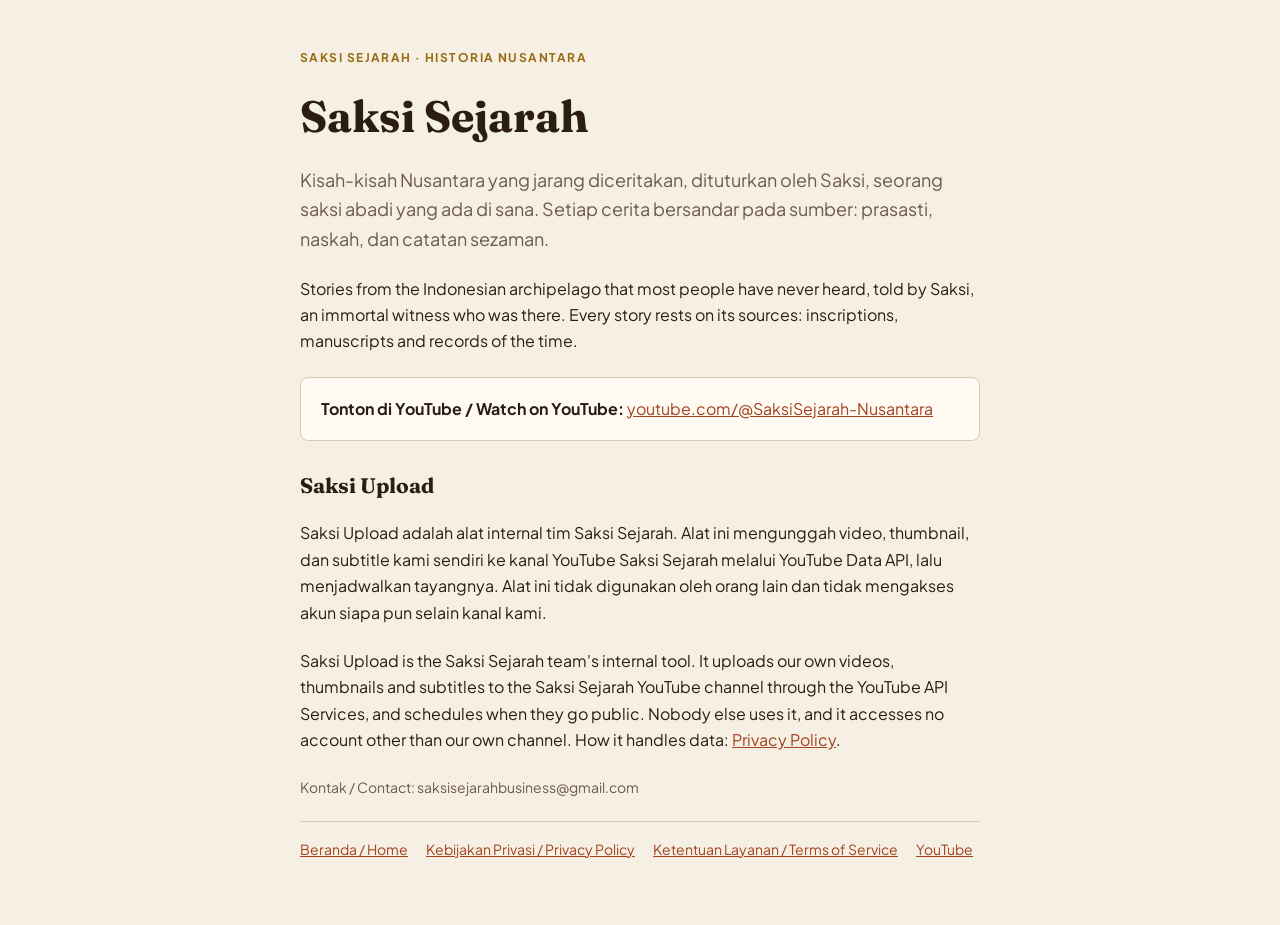
<file: index.html>
<!doctype html>
<html lang="id"><head><meta charset="utf-8"><meta name="viewport" content="width=device-width, initial-scale=1">
<title>Saksi Sejarah</title>
<meta name="google-site-verification" content="FxC2LfCBQhKFLG_d6x6CAKNFEiB8MShs9_bMSvWl8yg" />
<meta name="description" content="Saksi Sejarah: kisah Nusantara yang jarang diceritakan, di YouTube.">
<link rel="preconnect" href="https://fonts.googleapis.com"><link rel="stylesheet" href="https://fonts.googleapis.com/css2?family=Fraunces:opsz,wght@9..144,600;9..144,700&family=Plus+Jakarta+Sans:wght@400;600;700&display=swap"><link rel="stylesheet" href="style.css"></head>
<body><main class="wrap">
<span class="eyebrow">Saksi Sejarah · Historia Nusantara</span>
<h1>Saksi Sejarah</h1>
<p class="lede">Kisah-kisah Nusantara yang jarang diceritakan, dituturkan oleh Saksi, seorang saksi abadi yang ada di sana. Setiap cerita bersandar pada sumber: prasasti, naskah, dan catatan sezaman.</p>
<p>Stories from the Indonesian archipelago that most people have never heard, told by Saksi, an immortal witness who was there. Every story rests on its sources: inscriptions, manuscripts and records of the time.</p>
<div class="card">
<p><b>Tonton di YouTube / Watch on YouTube:</b> <a href="https://www.youtube.com/@SaksiSejarah-Nusantara">youtube.com/@SaksiSejarah-Nusantara</a></p>
</div>
<h2>Saksi Upload</h2>
<p>Saksi Upload adalah alat internal tim Saksi Sejarah. Alat ini mengunggah video, thumbnail, dan subtitle kami sendiri ke kanal YouTube Saksi Sejarah melalui YouTube Data API, lalu menjadwalkan tayangnya. Alat ini tidak digunakan oleh orang lain dan tidak mengakses akun siapa pun selain kanal kami.</p>
<p>Saksi Upload is the Saksi Sejarah team's internal tool. It uploads our own videos, thumbnails and subtitles to the Saksi Sejarah YouTube channel through the YouTube API Services, and schedules when they go public. Nobody else uses it, and it accesses no account other than our own channel. How it handles data: <a href="privacy.html">Privacy Policy</a>.</p>
<p class="meta">Kontak / Contact: saksisejarahbusiness@gmail.com</p>
<nav><a href="./">Beranda / Home</a><a href="privacy.html">Kebijakan Privasi / Privacy Policy</a><a href="terms.html">Ketentuan Layanan / Terms of Service</a><a href="https://www.youtube.com/@SaksiSejarah-Nusantara">YouTube</a></nav>
</main></body></html>
</file>
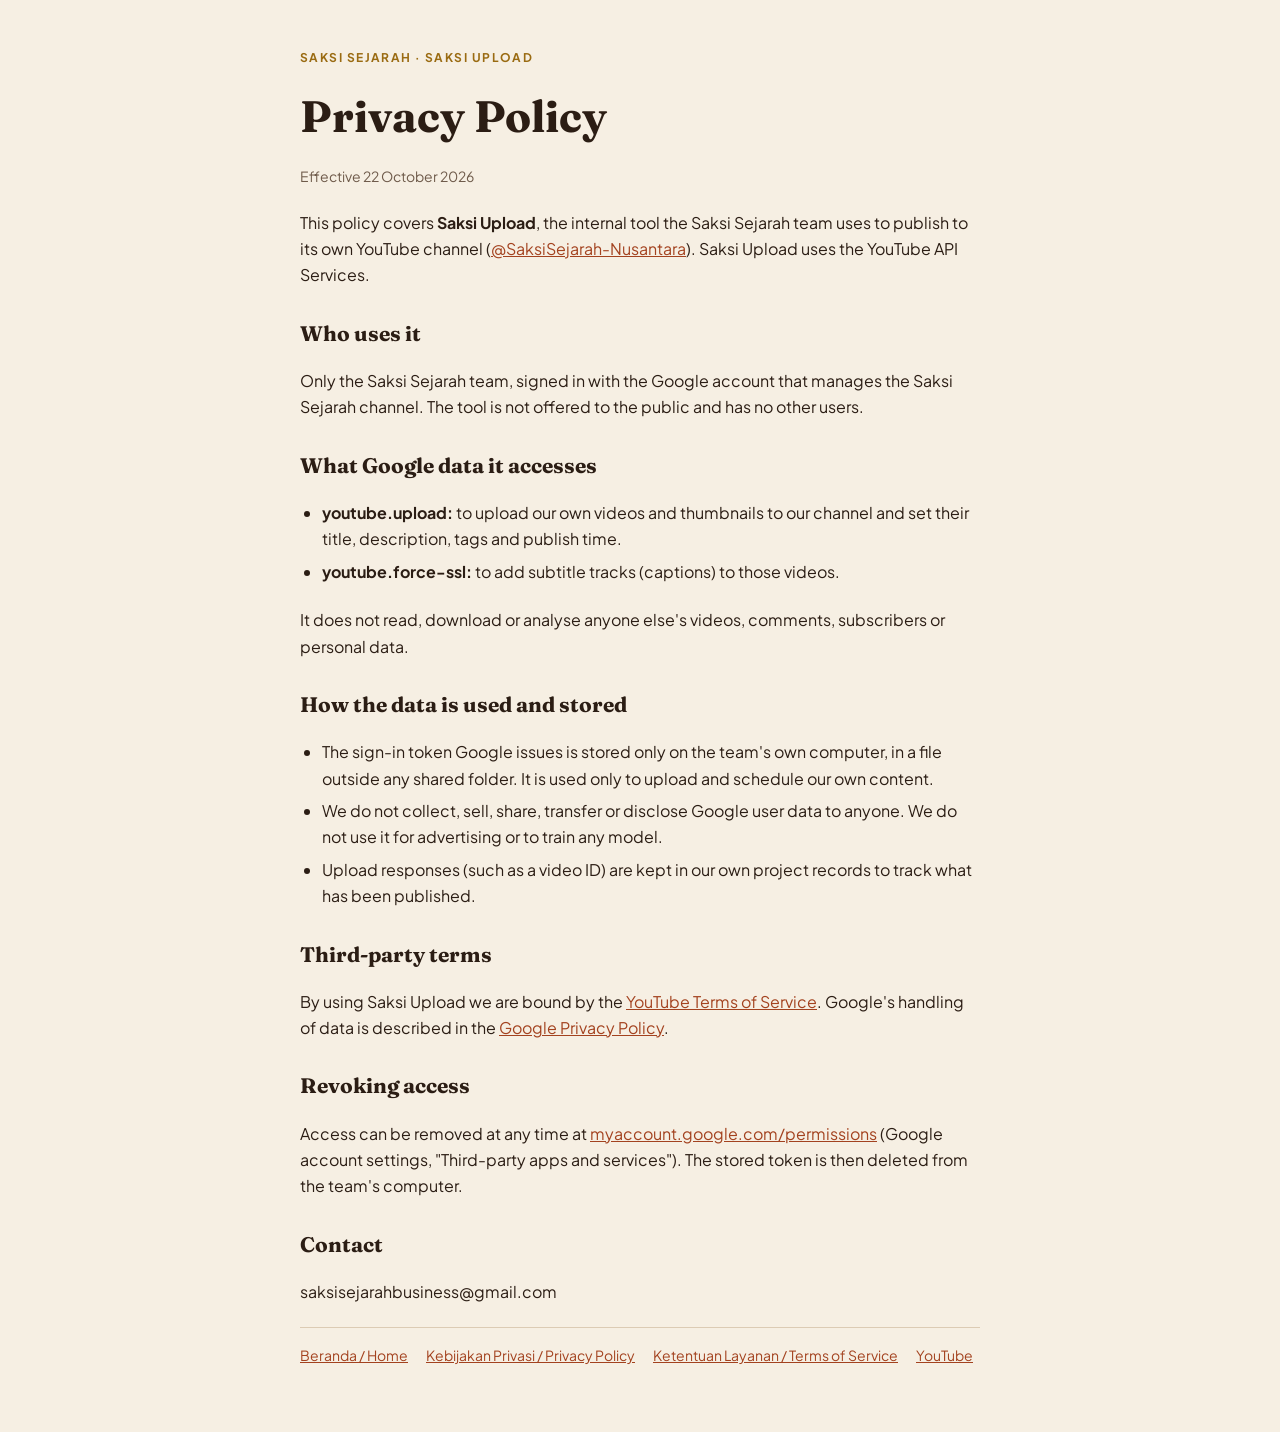
<file: privacy.html>
<!doctype html>
<html lang="en"><head><meta charset="utf-8"><meta name="viewport" content="width=device-width, initial-scale=1">
<title>Saksi Upload Privacy Policy</title>
<link rel="preconnect" href="https://fonts.googleapis.com"><link rel="stylesheet" href="https://fonts.googleapis.com/css2?family=Fraunces:opsz,wght@9..144,600;9..144,700&family=Plus+Jakarta+Sans:wght@400;600;700&display=swap"><link rel="stylesheet" href="style.css"></head>
<body><main class="wrap">
<span class="eyebrow">Saksi Sejarah · Saksi Upload</span>
<h1>Privacy Policy</h1>
<p class="meta">Effective 22 October 2026</p>
<p>This policy covers <b>Saksi Upload</b>, the internal tool the Saksi Sejarah team uses to publish to its own YouTube channel (<a href="https://www.youtube.com/@SaksiSejarah-Nusantara">@SaksiSejarah-Nusantara</a>). Saksi Upload uses the YouTube API Services.</p>
<h2>Who uses it</h2>
<p>Only the Saksi Sejarah team, signed in with the Google account that manages the Saksi Sejarah channel. The tool is not offered to the public and has no other users.</p>
<h2>What Google data it accesses</h2>
<ul>
<li><b>youtube.upload:</b> to upload our own videos and thumbnails to our channel and set their title, description, tags and publish time.</li>
<li><b>youtube.force-ssl:</b> to add subtitle tracks (captions) to those videos.</li>
</ul>
<p>It does not read, download or analyse anyone else's videos, comments, subscribers or personal data.</p>
<h2>How the data is used and stored</h2>
<ul>
<li>The sign-in token Google issues is stored only on the team's own computer, in a file outside any shared folder. It is used only to upload and schedule our own content.</li>
<li>We do not collect, sell, share, transfer or disclose Google user data to anyone. We do not use it for advertising or to train any model.</li>
<li>Upload responses (such as a video ID) are kept in our own project records to track what has been published.</li>
</ul>
<h2>Third-party terms</h2>
<p>By using Saksi Upload we are bound by the <a href="https://www.youtube.com/t/terms">YouTube Terms of Service</a>. Google's handling of data is described in the <a href="https://policies.google.com/privacy">Google Privacy Policy</a>.</p>
<h2>Revoking access</h2>
<p>Access can be removed at any time at <a href="https://myaccount.google.com/permissions">myaccount.google.com/permissions</a> (Google account settings, "Third-party apps and services"). The stored token is then deleted from the team's computer.</p>
<h2>Contact</h2>
<p>saksisejarahbusiness@gmail.com</p>
<nav><a href="./">Beranda / Home</a><a href="privacy.html">Kebijakan Privasi / Privacy Policy</a><a href="terms.html">Ketentuan Layanan / Terms of Service</a><a href="https://www.youtube.com/@SaksiSejarah-Nusantara">YouTube</a></nav>
</main></body></html>
</file>
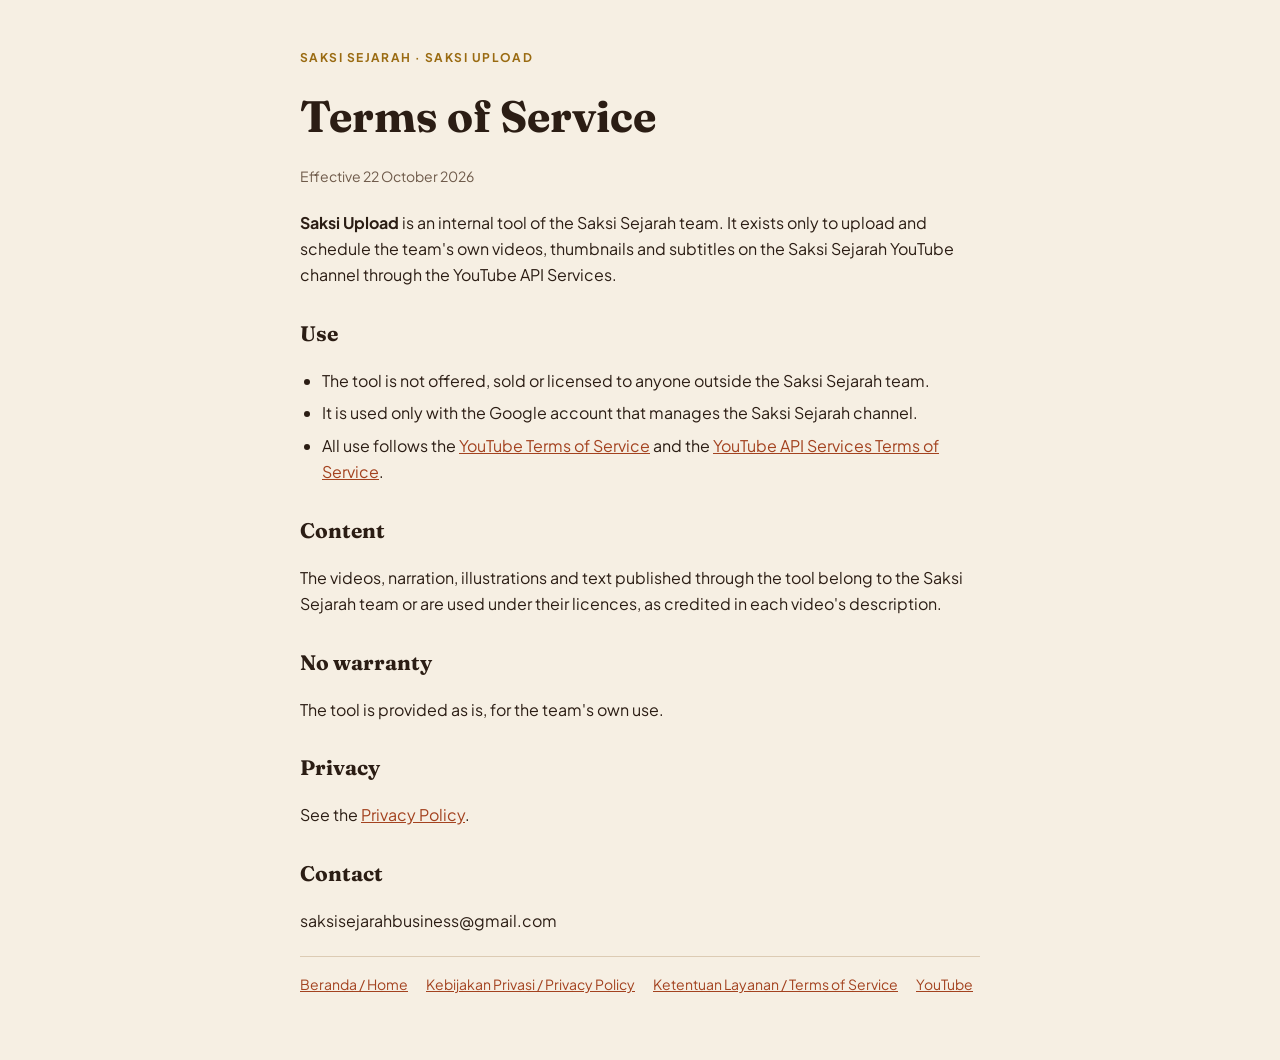
<file: terms.html>
<!doctype html>
<html lang="en"><head><meta charset="utf-8"><meta name="viewport" content="width=device-width, initial-scale=1">
<title>Saksi Upload Terms of Service</title>
<link rel="preconnect" href="https://fonts.googleapis.com"><link rel="stylesheet" href="https://fonts.googleapis.com/css2?family=Fraunces:opsz,wght@9..144,600;9..144,700&family=Plus+Jakarta+Sans:wght@400;600;700&display=swap"><link rel="stylesheet" href="style.css"></head>
<body><main class="wrap">
<span class="eyebrow">Saksi Sejarah · Saksi Upload</span>
<h1>Terms of Service</h1>
<p class="meta">Effective 22 October 2026</p>
<p><b>Saksi Upload</b> is an internal tool of the Saksi Sejarah team. It exists only to upload and schedule the team's own videos, thumbnails and subtitles on the Saksi Sejarah YouTube channel through the YouTube API Services.</p>
<h2>Use</h2>
<ul>
<li>The tool is not offered, sold or licensed to anyone outside the Saksi Sejarah team.</li>
<li>It is used only with the Google account that manages the Saksi Sejarah channel.</li>
<li>All use follows the <a href="https://www.youtube.com/t/terms">YouTube Terms of Service</a> and the <a href="https://developers.google.com/youtube/terms/api-services-terms-of-service">YouTube API Services Terms of Service</a>.</li>
</ul>
<h2>Content</h2>
<p>The videos, narration, illustrations and text published through the tool belong to the Saksi Sejarah team or are used under their licences, as credited in each video's description.</p>
<h2>No warranty</h2>
<p>The tool is provided as is, for the team's own use.</p>
<h2>Privacy</h2>
<p>See the <a href="privacy.html">Privacy Policy</a>.</p>
<h2>Contact</h2>
<p>saksisejarahbusiness@gmail.com</p>
<nav><a href="./">Beranda / Home</a><a href="privacy.html">Kebijakan Privasi / Privacy Policy</a><a href="terms.html">Ketentuan Layanan / Terms of Service</a><a href="https://www.youtube.com/@SaksiSejarah-Nusantara">YouTube</a></nav>
</main></body></html>
</file>
<file: style.css>
:root{--bg:#F6EFE3;--paper:#FFFAF2;--fg:#2B1D14;--muted:#6E5A4A;--line:#DCCBB4;--gold:#9A6B12;--brick:#A3421F;--display:"Fraunces",Georgia,serif;--body:"Plus Jakarta Sans","Segoe UI",system-ui,sans-serif}
@media (prefers-color-scheme:dark){:root{--bg:#1A130E;--paper:#241A13;--fg:#F1E6D4;--muted:#BDA88F;--line:#4A3A2C;--gold:#E2B65A;--brick:#E07A55;color-scheme:dark}}
*{box-sizing:border-box}
body{margin:0;background:var(--bg);color:var(--fg);font-family:var(--body);font-size:16px;line-height:1.65}
.wrap{max-width:720px;margin:0 auto;padding:48px max(20px,env(safe-area-inset-left,0px)) 64px max(20px,env(safe-area-inset-right,0px));display:grid;gap:22px}
h1,h2{font-family:var(--display);line-height:1.2;margin:0;text-wrap:balance}
h1{font-size:clamp(30px,6vw,44px)}
h2{font-size:21px;margin-top:10px}
p,ul{margin:0}
ul{padding-left:22px;display:grid;gap:6px}
.eyebrow{font-size:12px;letter-spacing:.12em;text-transform:uppercase;color:var(--gold);font-weight:700}
.lede{font-size:18px;color:var(--muted)}
.meta{font-size:14px;color:var(--muted)}
a{color:var(--brick)}
nav{display:flex;flex-wrap:wrap;gap:8px 18px;font-size:14px;border-top:1px solid var(--line);padding-top:16px}
.card{background:var(--paper);border:1px solid var(--line);border-radius:8px;padding:18px 20px;display:grid;gap:8px}
</file>
